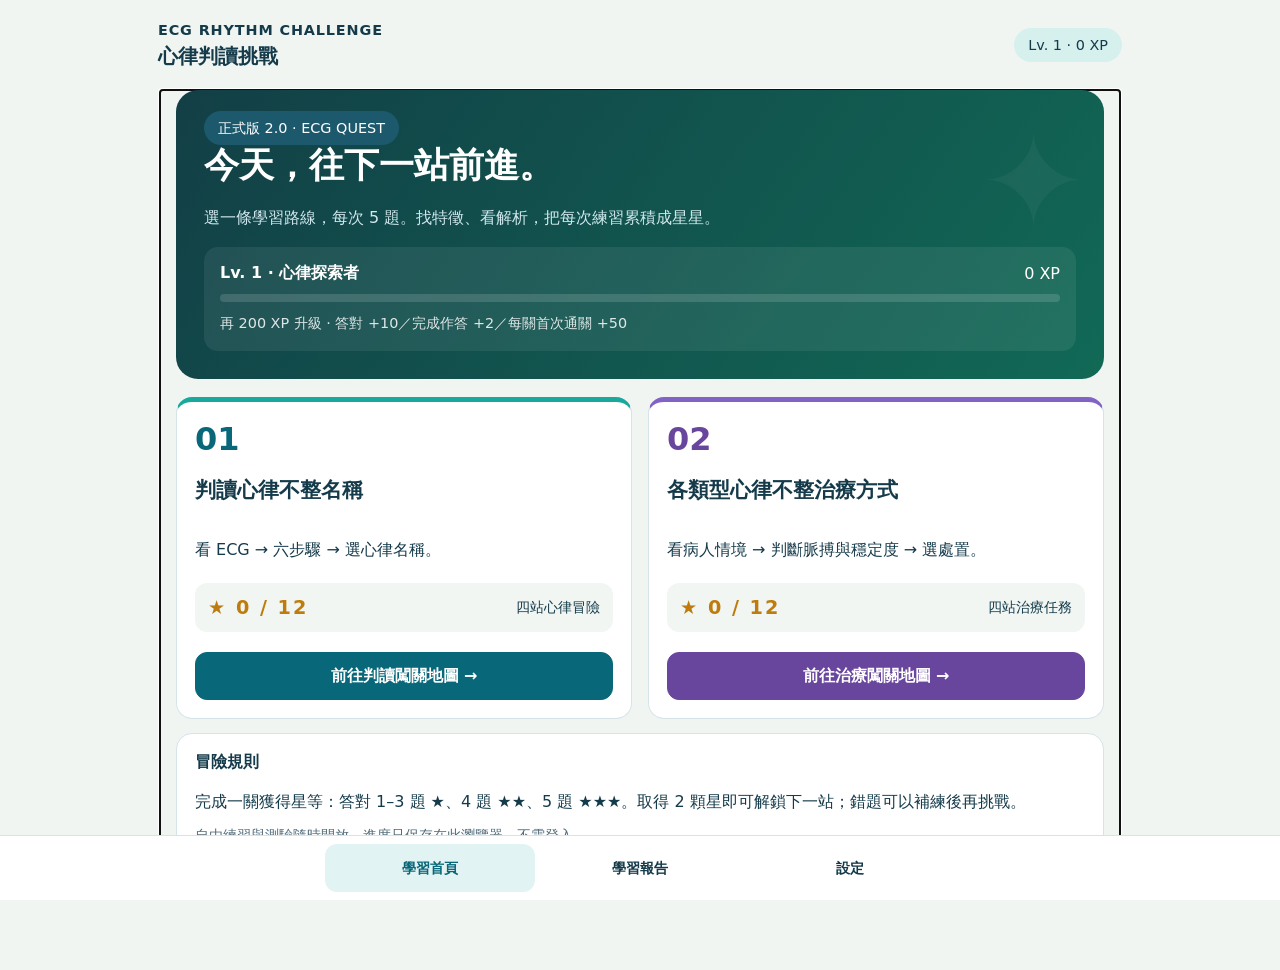
<file: index.html>
<!doctype html><html lang="zh-Hant"><head><meta charset="utf-8"><meta name="viewport" content="width=device-width,initial-scale=1,viewport-fit=cover"><meta name="theme-color" content="#093d50"><title>ECG Rhythm Challenge｜心律判讀挑戰｜正式版</title><meta name="description" content="護理科學生心律名稱判讀與治療方式練習：中文解析、病況情境、測驗與錯題重練。"><link rel="icon" href="data:image/svg+xml,%3Csvg xmlns='http://www.w3.org/2000/svg' viewBox='0 0 64 64'%3E%3Crect width='64' height='64' rx='14' fill='%230b6477'/%3E%3Cpath d='M7 34h12l5-14 8 28 7-20 4 6h14' fill='none' stroke='white' stroke-width='5'/%3E%3C/svg%3E"><link rel="stylesheet" href="style.css?v=17"></head><body><a class="skip" href="#app">跳至主要內容</a><header><div><b>ECG RHYTHM CHALLENGE</b><span>心律判讀挑戰</span></div><span class="pill" id="xp">0 XP</span></header><p id="notice" class="notice" role="status" hidden></p><main id="app" tabindex="-1"></main><nav id="nav" aria-label="主要導覽"><button data-view="home">學習首頁</button><button data-view="report">學習報告</button><button data-view="settings">設定</button></nav><dialog id="zoom"><div class="dialog-top"><b>心電圖放大檢視</b><button id="closeZoom">關閉</button></div><p>左右滑動查看完整波形。</p><div class="zoom-scroll"><img id="zoomImg" alt="放大的心電圖波形"></div></dialog><noscript>請啟用 JavaScript 以進行心律判讀練習。</noscript><script type="module" src="app.mjs?v=17"></script></body></html>
</file>
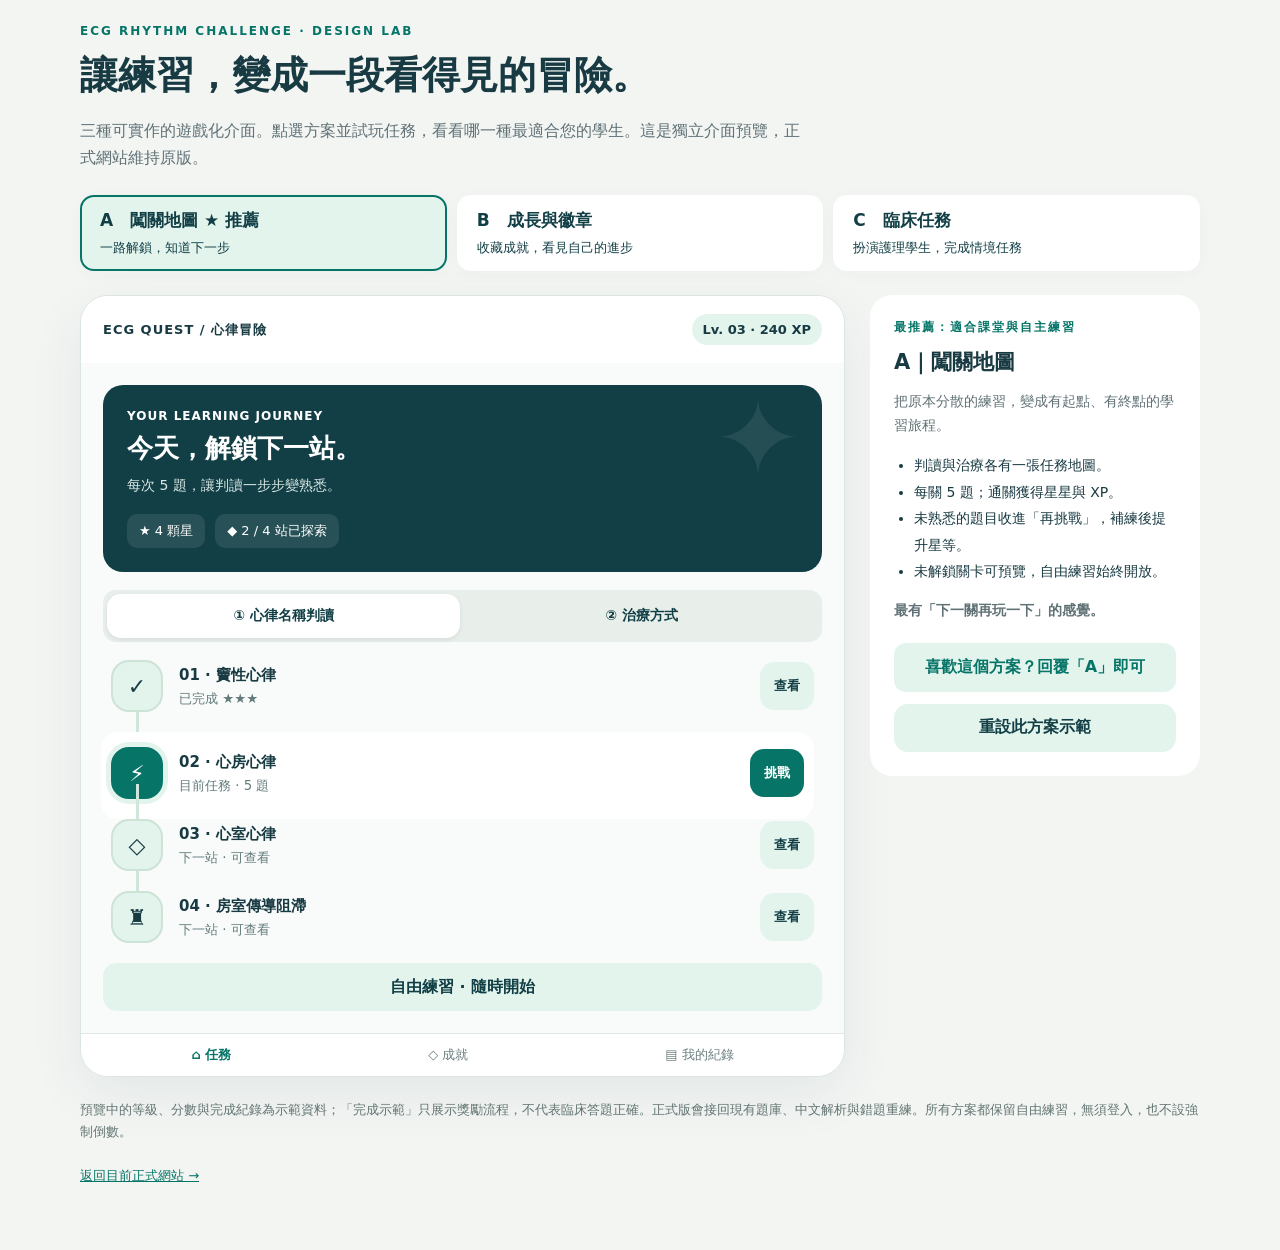
<file: game-preview/index.html>
<!doctype html>
<html lang="zh-Hant"><head><meta charset="utf-8"><meta name="viewport" content="width=device-width,initial-scale=1,viewport-fit=cover"><meta name="theme-color" content="#123f46"><title>ECG 遊戲化介面｜三種方案試玩</title><style>
:root{font-family:system-ui,-apple-system,"Noto Sans TC",sans-serif;color:#183a42;background:#f3f5f3;--accent:#067568;--soft:#e3f4ed;--dark:#123f46}*{box-sizing:border-box}body{margin:0;padding:24px 18px 50px}button{font:inherit;cursor:pointer;min-height:48px;border:0;border-radius:14px;padding:12px 18px;font-weight:750;background:var(--soft);color:var(--dark)}button:focus-visible,a:focus-visible{outline:3px solid #eb9b29;outline-offset:3px}button:disabled{opacity:.55;cursor:default}a{color:var(--accent)}.wrap{max-width:1120px;margin:auto}.eyebrow{font-size:12px;letter-spacing:2px;font-weight:800;color:var(--accent)}h1{font-size:clamp(25px,5vw,38px);margin:12px 0}p{line-height:1.7}.lead{max-width:720px;color:#607176}.tabs{display:grid;grid-template-columns:repeat(3,1fr);gap:10px;margin:24px 0}.tab{text-align:left;background:white;border:2px solid transparent;box-shadow:0 3px 18px #123f4607}.tab[aria-selected=true]{border-color:var(--accent);background:var(--soft)}.tab b{display:block;font-size:17px}.tab span{display:block;font-size:13px;font-weight:500;margin-top:7px}.layout{display:grid;grid-template-columns:minmax(0,1fr) 330px;gap:25px;align-items:start}.stage{border-radius:28px;overflow:hidden;background:#f9fbfa;border:1px solid #dbe6df;box-shadow:0 18px 55px #143f4612;min-width:0}.topbar{display:flex;align-items:center;justify-content:space-between;background:white;padding:18px 22px;gap:10px}.brand{font-size:13px;letter-spacing:1px}.level{font-size:13px;padding:8px 11px;border-radius:25px;background:var(--soft);font-weight:750}.screen{padding:22px;min-height:540px}.banner{border-radius:20px;background:var(--dark);color:white;padding:24px;position:relative;overflow:hidden}.banner:after{content:"✦";position:absolute;right:20px;top:-7px;font-size:105px;color:#ffffff14}.banner h2{font-size:26px;margin:8px 0}.banner p{margin:7px 0;color:#d9e9e5;font-size:14px;position:relative;z-index:1}.label{font-size:12px;letter-spacing:1px;font-weight:750}.stats{display:flex;gap:10px;margin-top:16px}.stats span{background:#ffffff18;padding:8px 12px;border-radius:10px;font-size:13px}.primary{background:var(--accent);color:white}.white{background:white;color:var(--dark)}.zone{display:flex;background:#e8eeea;padding:4px;border-radius:13px;gap:5px;margin:18px 0}.zone button{flex:1;padding:10px 6px;min-height:44px;font-size:14px;background:transparent}.zone button.active{background:white;box-shadow:0 2px 5px #0001}.path{position:relative;padding:0 8px}.node{display:flex;gap:16px;align-items:center;position:relative;padding-bottom:20px}.node:not(:last-child):after{content:"";position:absolute;top:52px;bottom:0;left:25px;width:3px;background:#d0e6db}.circle{width:52px;height:52px;border-radius:18px;flex-shrink:0;background:var(--soft);display:grid;place-items:center;font-size:22px;border:2px solid #cde3d6}.node.current .circle{background:var(--accent);color:white;border-color:var(--accent);box-shadow:0 0 0 5px var(--soft)}.node.current{background:white;border-radius:17px;padding:15px 10px 20px;margin-left:-10px}.node.current:after{left:35px}.node button{margin-left:auto;padding:10px 14px;font-size:13px}.node b{font-size:15px}.node small{display:block;color:#647b7c;margin-top:5px}.bottom{display:flex;justify-content:space-around;background:white;border-top:1px solid #e1e8e4;padding:12px;font-size:13px;color:#6c7f7f}.bottom b{color:var(--accent)}.side{background:white;border-radius:22px;padding:24px}.side h2{font-size:21px;margin:0 0 12px}.side p{font-size:14px;color:#607176}.side ul{padding-left:20px;font-size:14px;line-height:1.9}.side .choose{display:block;text-align:center;padding:14px;border-radius:12px;background:var(--soft);font-weight:750;color:var(--accent);margin-top:20px}.card{border-radius:17px;background:white;border:1px solid #e1e8e4;padding:18px;margin:14px 0}.row{display:flex;align-items:center;justify-content:space-between;gap:10px}.track{background:#e4ece7;height:9px;border-radius:8px;overflow:hidden;margin-top:12px}.track i{display:block;width:55%;height:100%;background:var(--accent)}.avatar{width:90px;height:90px;background:#e6f5ed;border:6px solid white;border-radius:50%;display:grid;place-items:center;font-size:42px;box-shadow:0 5px 20px #0001}.profile{display:flex;gap:20px;align-items:center}.profile h2{font-size:22px}.badges{display:grid;grid-template-columns:repeat(3,1fr);gap:10px}.badge{text-align:center;border-radius:15px;background:var(--soft);padding:15px 6px;font-size:12px;font-weight:700}.badge span{display:block;font-size:30px;margin-bottom:7px}.locked{background:#f0f2f2;color:#869696}.case{border-top:4px solid var(--accent)}.case h3{font-size:17px;margin:8px 0}.case small{color:#71817f}.case p{font-size:14px;color:#607176}.full{width:100%}.ecg{background:#fff;border:1px solid #e4c9cc;border-radius:12px;overflow:hidden;margin:18px 0}.ecg img{width:100%;height:auto;display:block}.steps{display:flex;flex-wrap:wrap;gap:7px;margin:15px 0}.steps span{font-size:12px;border-radius:8px;padding:6px 8px;background:var(--soft)}.reward{text-align:center;padding:18px 4px}.reward .icon{font-size:70px}.reward h2{font-size:27px}.reward p{color:#627572}.reward .points{font-size:36px;font-weight:850;color:var(--accent)}.actions{display:flex;gap:10px;flex-wrap:wrap}.actions button{flex:1}.demo{border-radius:12px;background:#fff2d2;color:#6c511b;padding:10px 14px;font-size:13px;margin:16px 0}.note{margin-top:22px;font-size:13px;color:#627572}.toast{position:fixed;bottom:20px;left:50%;transform:translateX(-50%);background:#153d44;color:white;padding:13px 20px;border-radius:14px;max-width:90%;z-index:5;font-size:14px}.toast[hidden]{display:none}@media(max-width:800px){.layout{grid-template-columns:1fr}.side{order:2}.stage{max-width:620px;width:100%;margin:auto}.screen{min-height:0}.tabs{gap:6px}.tab{padding:12px 8px}.tab b{font-size:14px}.tab span{font-size:12px}.side{padding:20px}body{padding:18px 12px 40px}.banner{padding:20px}.screen{padding:16px}.node button{padding:9px}.topbar{padding:16px}.brand{font-size:11px}}@media(prefers-reduced-motion:no-preference){.reward .icon{animation:pop .4s ease-out}@keyframes pop{from{transform:scale(.6)}to{transform:scale(1)}}}
</style></head><body><main class="wrap"><div class="eyebrow">ECG RHYTHM CHALLENGE · DESIGN LAB</div><h1>讓練習，變成一段看得見的冒險。</h1><p class="lead">三種可實作的遊戲化介面。點選方案並試玩任務，看看哪一種最適合您的學生。這是獨立介面預覽，正式網站維持原版。</p><div class="tabs" role="tablist" aria-label="介面方案"><button class="tab" data-tab="A" role="tab" aria-selected="true"><b>A　闖關地圖 ★ 推薦</b><span>一路解鎖，知道下一步</span></button><button class="tab" data-tab="B" role="tab" aria-selected="false"><b>B　成長與徽章</b><span>收藏成就，看見自己的進步</span></button><button class="tab" data-tab="C" role="tab" aria-selected="false"><b>C　臨床任務</b><span>扮演護理學生，完成情境任務</span></button></div><div class="layout"><section class="stage" aria-label="可操作的介面預覽"><div class="topbar"><b class="brand">ECG QUEST / 心律冒險</b><span class="level" id="level">Lv. 03 · 240 XP</span></div><div class="screen" id="screen"></div><div class="bottom"><b>⌂ 任務</b><span>◇ 成就</span><span>▤ 我的紀錄</span></div></section><aside class="side" id="description"></aside></div><p class="note">預覽中的等級、分數與完成紀錄為示範資料；「完成示範」只展示獎勵流程，不代表臨床答題正確。正式版會接回現有題庫、中文解析與錯題重練。所有方案都保留自由練習，無須登入，也不設強制倒數。</p><p class="note"><a href="../">返回目前正式網站 →</a></p></main><div id="toast" class="toast" role="status" hidden></div><script>
const descriptions={A:{title:'A｜闖關地圖',tag:'最推薦：適合課堂與自主練習',text:'把原本分散的練習，變成有起點、有終點的學習旅程。',items:['判讀與治療各有一張任務地圖。','每關 5 題；通關獲得星星與 XP。','未熟悉的題目收進「再挑戰」，補練後提升星等。','未解鎖關卡可預覽，自由練習始終開放。'],result:'最有「下一關再玩一下」的感覺。'},B:{title:'B｜成長與徽章',tag:'適合持續練習與個人進步',text:'用角色等級、熟悉度與收藏徽章，讓學生看見每次練習的累積。',items:['兩區都能累積個人 XP 與成就。','14 種心律各自顯示練習與掌握進度。','完成指定學習目標解鎖徽章。','推薦任務優先帶回較不熟悉的心律。'],result:'可自由選題，成長感最強。'},C:{title:'C｜臨床任務',tag:'適合教師帶課與判讀到處置的連結',text:'每次走進一個模擬情境，完成「辨認心律 → 判斷處置」任務。',items:['同一任務分成判讀與治療兩站。','完成一站即可保留進度，手機可分段練。','答錯先給提示與中文解析，再回到任務。','完成後獲得任務章與個人學習回顧。'],result:'情境代入感最好，內容整合最多。'}};
let mode='A',zone='rhythm',completed={A:false,B:false,C:false};const screen=document.getElementById('screen');const names=['竇性心律','心房心律','心室心律','房室傳導阻滯'];
function zoneTabs(){return `<div class="zone"><button data-zone="rhythm" class="${zone==='rhythm'?'active':''}">① 心律名稱判讀</button><button data-zone="treatment" class="${zone==='treatment'?'active':''}">② 治療方式</button></div>`}
function home(){let d=descriptions[mode];document.documentElement.style.setProperty('--accent',mode==='B'?'#7560bd':mode==='C'?'#1476a1':'#067568');document.documentElement.style.setProperty('--soft',mode==='B'?'#f0ecfa':mode==='C'?'#e4f1fa':'#e3f4ed');document.getElementById('level').textContent=completed[mode]?'Lv. 03 · 290 XP':'Lv. 03 · 240 XP';document.getElementById('description').innerHTML=`<div class="eyebrow">${d.tag}</div><h2 style="margin-top:12px">${d.title}</h2><p>${d.text}</p><ul>${d.items.map(x=>'<li>'+x+'</li>').join('')}</ul><p><b>${d.result}</b></p><div class="choose">喜歡這個方案？回覆「${mode}」即可</div><button class="full" data-reset style="margin-top:12px">重設此方案示範</button>`;
if(mode==='A')screen.innerHTML=`<div class="banner"><div class="label">YOUR LEARNING JOURNEY</div><h2>今天，解鎖下一站。</h2><p>每次 5 題，讓判讀一步步變熟悉。</p><div class="stats"><span>★ ${completed.A?'6':'4'} 顆星</span><span>◆ 2 / 4 站已探索</span></div></div>${zoneTabs()}<div class="path">${names.map((n,i)=>`<div class="node ${i===1?'current':''}"><div class="circle">${i===0?'✓':i===1?'⚡':i===2?'◇':'♜'}</div><div><b>${String(i+1).padStart(2,'0')} · ${n}</b><small>${i===0?'已完成 ★★★':i===1?(completed.A?'新獲得 ★★☆':'目前任務 · 5 題'):'下一站 · 可查看'}</small></div><button data-start="${n}" class="${i===1?'primary':''}">${i===1?'挑戰':'查看'}</button></div>`).join('')}</div><button data-free class="full">自由練習 · 隨時開始</button>`;
if(mode==='B')screen.innerHTML=`<div class="banner"><div class="profile"><div class="avatar">🌱</div><div><div class="label">MY ECG JOURNEY</div><h2>心律探索者</h2><p>Lv. 3 · 每一次練習都在成長</p></div></div><div class="track"><i style="width:${completed.B?'73':'55'}%"></i></div><p>${completed.B?'再 110':'再 160'} XP 升至 Lv. 4</p></div>${zoneTabs()}<div class="card"><div class="row"><b>今日成長任務</b><span>＋50 XP</span></div><p>用六個步驟觀察心律，完成 5 題練習。</p><button data-start="今日成長任務" class="primary full">${completed.B?'再練一組':'開始累積經驗'}</button></div><div class="row"><h3>我的徽章收藏</h3><small>示範</small></div><div class="badges"><div class="badge"><span>🔎</span>初次探索</div><div class="badge ${completed.B?'':'locked'}"><span>🌟</span>五題小達人</div><div class="badge locked"><span>🏅</span>心律全探索</div></div><div class="card"><div class="row"><b>心房心律熟悉度</b><small>示範資料</small></div><div class="track"><i style="width:${completed.B?'75':'45'}%"></i></div></div><button data-free class="full">自由練習 · 選擇想學的心律</button>`;
if(mode==='C')screen.innerHTML=`<div class="banner"><div class="label">CLINICAL MISSION</div><h2>輪到你，接下這次任務。</h2><p>先辨認心律，再完成治療方式練習。</p><div class="stats"><span>▣ 2 站任務</span><span>✦ 任務完成章</span></div></div>${zoneTabs()}<div class="card case"><small>MISSION 01 / 心律觀察任務</small><h3>從心電圖找到關鍵線索</h3><p>觀察六項特徵，判斷心律名稱。接著進入對應的治療情境題。</p><div class="steps"><span>① 判讀站</span><span>② 治療站</span></div><button data-start="心律觀察任務" class="primary full">${completed.C?'重新接受任務':'接受任務'}</button></div><div class="card row"><div><b>任務回顧</b><p style="margin-bottom:0">${completed.C?'已取得一枚任務章':'完成後查看判讀與治療的學習重點'}</p></div><span style="font-size:36px">${completed.C?'🎖':'📋'}</span></div><button data-free class="full">單區自由練習</button>`;}
function task(title){screen.innerHTML=`<div class="row"><button data-home>← 返回</button><span class="level">${mode==='C'?'第 1 站 / 2 站':'示範任務 / 5 題'}</span></div><div class="demo">這頁示範任務介面與獎勵流程；正式題目將使用現有題庫。</div><h2>${title}</h2><p>${zone==='rhythm'?'觀察心電圖，再按照六項特徵判讀。':'閱讀病況情境，再選擇合適的處置。'}</p>${zone==='rhythm'?'<div class="ecg"><img src="../assets/ecg-approved/nsr.png" alt="已確認的心電圖示範，無題目答案標示"></div><div class="steps">'+['速率','規則','P 波','QRS','PR','P 波與 QRS 關係'].map(x=>'<span>'+x+'</span>').join('')+'</div>':'<div class="card"><b>正式版將顯示完整病況情境</b><p>包含脈搏、症狀與血流動力學狀況，沿用已核實的治療題目。</p></div>'}<div class="card"><b>學習獎勵</b><p>完成練習獲得 XP；答錯可看解析、加入再挑戰。進度由實際作答累積。</p></div><button data-complete class="primary full">完成示範 → 看獎勵畫面</button>`;}
function reward(){completed[mode]=true;screen.innerHTML=`<div class="reward"><div class="icon">${mode==='A'?'⭐':mode==='B'?'🌟':'🎖'}</div><div class="eyebrow">MISSION COMPLETE · 示範</div><h2>${mode==='A'?'你又往前了一站！':mode==='B'?'新徽章，加入收藏！':'任務完成，收下你的任務章。'}</h2><div class="points">＋50 XP</div><p>${mode==='A'?'獲得 ★★☆；補練後可繼續提升星等。':mode==='B'?'解鎖「五題小達人」，看見自己的累積。':'將判讀與治療串成完整學習旅程。'}</p><div class="card"><b>下一步：回顧不熟悉的題目</b><p>正式版會根據實際答題紀錄推薦補練，並保留中文重點解析。</p></div><div class="actions"><button data-home class="primary">回到任務首頁</button><button data-retry>體驗再挑戰</button></div></div>`;document.getElementById('level').textContent='Lv. 03 · 290 XP';}
document.addEventListener('click',e=>{let b=e.target.closest('button');if(!b)return;if(b.dataset.tab){mode=b.dataset.tab;document.querySelectorAll('[data-tab]').forEach(x=>x.setAttribute('aria-selected',String(x===b)));home()}else if(b.dataset.zone){zone=b.dataset.zone;home()}else if(b.hasAttribute('data-start'))task(b.dataset.start);else if(b.hasAttribute('data-complete'))reward();else if(b.hasAttribute('data-home'))home();else if(b.hasAttribute('data-reset')){completed[mode]=false;home()}else if(b.hasAttribute('data-free'))task('自由練習');else if(b.hasAttribute('data-retry'))task('再挑戰 · 回顧與練習')});home();
</script></body></html>
</file>
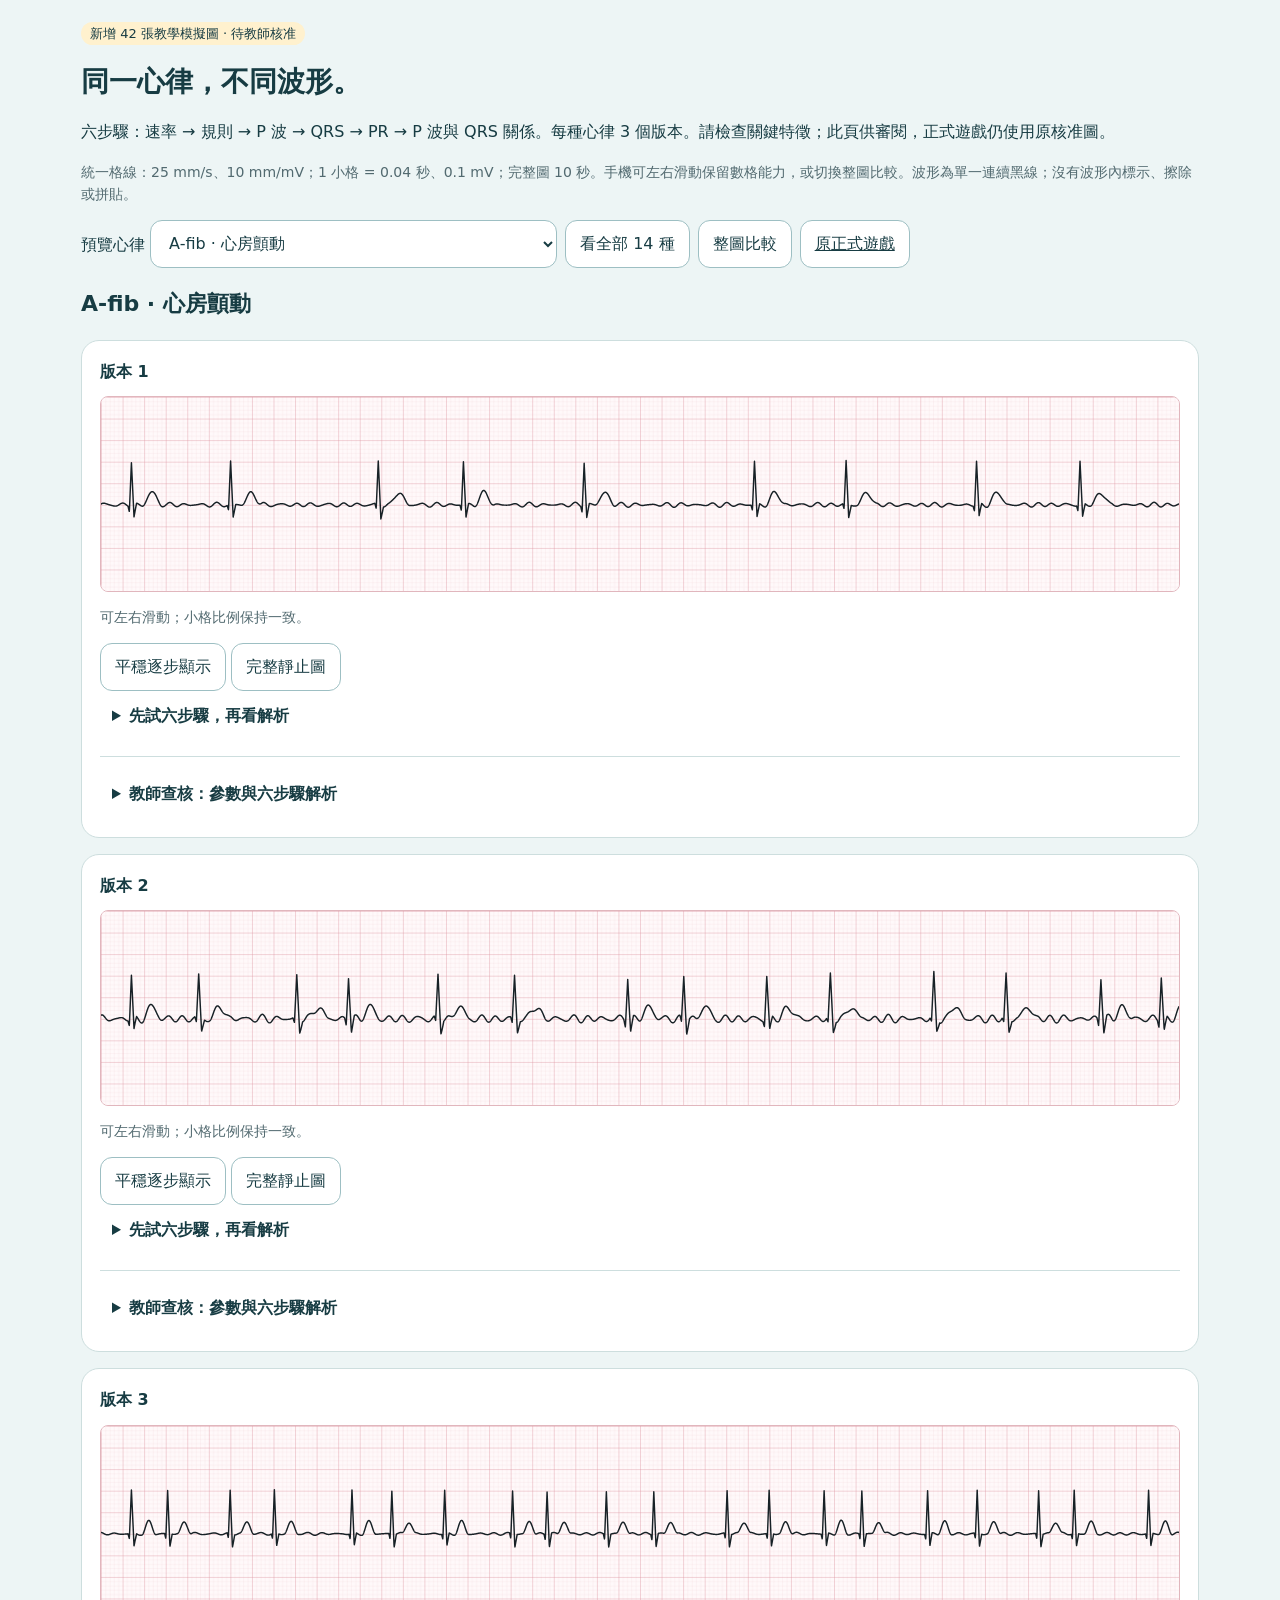
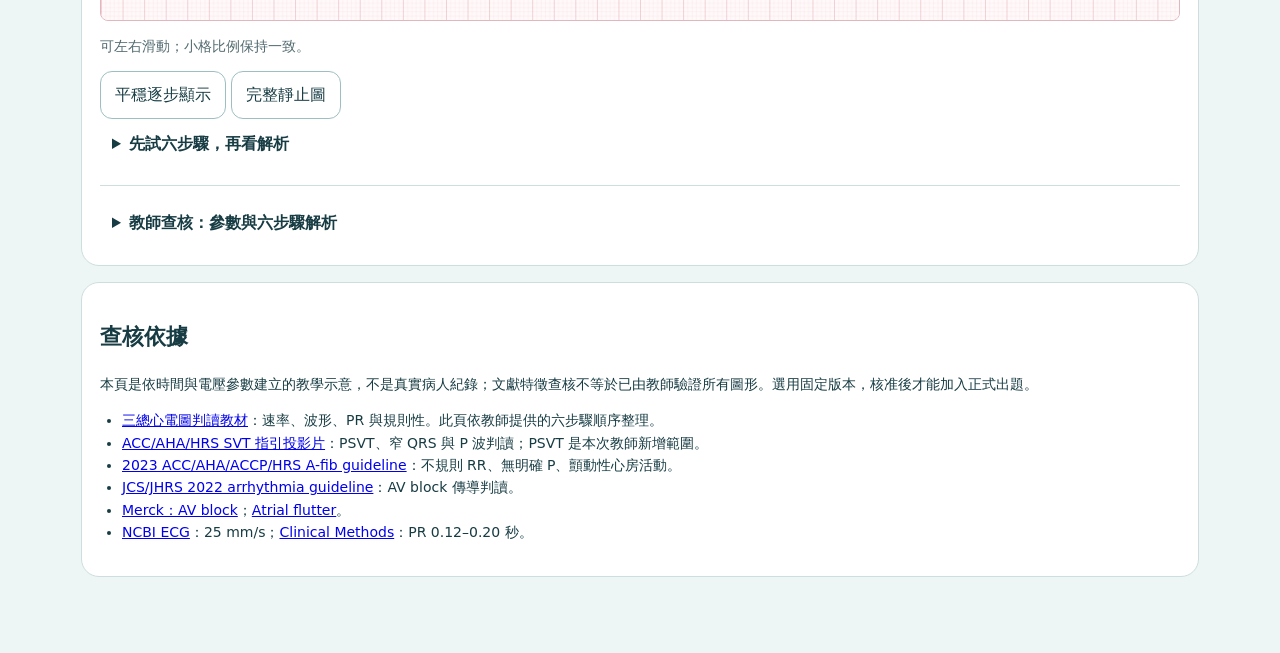
<file: teacher-review/index.html>
<!doctype html><html lang="zh-Hant"><head><meta charset="utf-8"><meta name="viewport" content="width=device-width,initial-scale=1,viewport-fit=cover"><title>ECG 新波形｜教師預覽</title><style>
*{box-sizing:border-box}body{margin:0;background:#edf5f5;color:#173c43;font:16px/1.6 system-ui,sans-serif}main{max-width:1150px;margin:auto;padding:20px 16px 60px}h1{font-size:28px;line-height:1.3}h2{font-size:22px}button,select,a.button{min-height:48px;font:inherit;border-radius:12px;border:1px solid #9dbfc3;background:white;color:#173c43;padding:10px 14px}button{cursor:pointer}button.active{background:#116a73;color:white}button:focus-visible,a:focus-visible,select:focus-visible{outline:3px solid #ed9c35;outline-offset:3px}.toolbar{display:flex;gap:8px;flex-wrap:wrap;align-items:center}.card{background:white;border:1px solid #cddede;border-radius:18px;margin:16px 0;padding:18px}.tag{font-size:13px;padding:4px 9px;border-radius:20px;background:#fff1ce}.strip{overflow-x:auto;border:1px solid #e1b6bd;border-radius:8px;background:#fff9fa;margin:12px 0}.strip svg{display:block;width:100%;min-width:1000px;height:auto}.strip.compact svg{min-width:0}.muted{color:#526a70;font-size:14px}.steps{display:grid;grid-template-columns:repeat(2,1fr);gap:12px}.step-block{margin:0;min-width:0;border:1px solid #cddede;border-radius:12px;padding:12px}.step-block legend{font-weight:700;padding:0 6px}.stepfields{display:grid;gap:10px}.steps label{display:block}.steps select{width:100%;margin-top:4px}.findings{border-top:1px solid #cddede;margin-top:16px;padding-top:12px}ul{padding-left:22px}summary{cursor:pointer;padding:12px;font-weight:600}.small{font-size:14px}.hidden{display:none}@media(max-width:600px){.steps{grid-template-columns:1fr}.card{padding:14px}h1{font-size:24px}main{padding:16px 10px 50px}}@media(prefers-reduced-motion:reduce){*{scroll-behavior:auto}}
</style></head><body><main><span class="tag">新增 42 張教學模擬圖 · 待教師核准</span><h1>同一心律，不同波形。</h1><p>六步驟：速率 → 規則 → P 波 → QRS → PR → P 波與 QRS 關係。每種心律 3 個版本。請檢查關鍵特徵；此頁供審閱，正式遊戲仍使用原核准圖。</p><p class="muted">統一格線：25 mm/s、10 mm/mV；1 小格 = 0.04 秒、0.1 mV；完整圖 10 秒。手機可左右滑動保留數格能力，或切換整圖比較。波形為單一連續黑線；沒有波形內標示、擦除或拼貼。</p><div class="toolbar"><label>預覽心律 <select id="rhythm"></select></label><button id="all">看全部 14 種</button><button id="fit">整圖比較</button><a class="button" href="../">原正式遊戲</a></div><div id="content"></div><section class="card"><h2>查核依據</h2><p class="small">本頁是依時間與電壓參數建立的教學示意，不是真實病人紀錄；文獻特徵查核不等於已由教師驗證所有圖形。選用固定版本，核准後才能加入正式出題。</p><ul class="small"><li><a href="https://wwwv.tsgh.ndmutsgh.edu.tw/files/web/192/file_up/10012/7819/B46-%E5%BF%83%E9%9B%BB%E5%9C%96%E5%88%A4%E8%AE%80.pdf">三總心電圖判讀教材</a>：速率、波形、PR 與規則性。此頁依教師提供的六步驟順序整理。</li><li><a href="https://professional.heart.org/en/science-news/-/media/028ddd505f514ea2b3a4e74bb72e3557.ashx">ACC/AHA/HRS SVT 指引投影片</a>：PSVT、窄 QRS 與 P 波判讀；PSVT 是本次教師新增範圍。</li><li><a href="https://www.ahajournals.org/doi/full/10.1161/CIR.0000000000001193">2023 ACC/AHA/ACCP/HRS A-fib guideline</a>：不規則 RR、無明確 P、顫動性心房活動。</li><li><a href="https://pmc.ncbi.nlm.nih.gov/articles/PMC11317726/">JCS/JHRS 2022 arrhythmia guideline</a>：AV block 傳導判讀。</li><li><a href="https://www.merckmanuals.com/professional/cardiovascular-disorders/specific-cardiac-arrhythmias/atrioventricular-block">Merck：AV block</a>；<a href="https://www.merckmanuals.com/professional/cardiovascular-disorders/specific-cardiac-arrhythmias/atrial-flutter">Atrial flutter</a>。</li><li><a href="https://www.ncbi.nlm.nih.gov/books/NBK549803/">NCBI ECG</a>：25 mm/s；<a href="https://www.ncbi.nlm.nih.gov/books/NBK354/">Clinical Methods</a>：PR 0.12–0.20 秒。</li></ul></section></main><script type="module" src="review.mjs?v=15"></script></body></html>
</file>
<file: style.css>
:root{font-family:system-ui,-apple-system,'Noto Sans TC',sans-serif;color:#153b4b;background:#eef6f8;font-size:16px;--teal:#086779;--muted:#506b79;--line:#d5e4e9}*{box-sizing:border-box}body{margin:0;padding-bottom:calc(90px + env(safe-area-inset-bottom))}button,select{font:inherit}button{cursor:pointer;min-height:48px;border-radius:12px;border:1px solid var(--line);padding:11px 16px;background:white;color:#153b4b;font-weight:650;touch-action:manipulation}button:disabled{cursor:default;opacity:.65}button:focus-visible,select:focus-visible{outline:3px solid #f2af39;outline-offset:3px}button.primary{background:var(--teal);color:white;border-color:var(--teal)}button.full{width:100%}header{max-width:1000px;margin:auto;padding:20px 18px;display:flex;justify-content:space-between;gap:12px;align-items:center}header b{font-size:.9rem;letter-spacing:.06em}header span:not(.pill){display:block;font-size:1.25rem;font-weight:800;margin-top:4px}.pill{border-radius:50px;background:#d6f0ee;padding:9px 14px;white-space:nowrap;font-size:.9rem}main{max-width:960px;margin:auto;padding:0 16px}h1{font-size:clamp(1.6rem,5vw,2.2rem);margin:4px 0 12px}h2{font-size:1.3rem}h3{font-size:1.05rem}p{line-height:1.65}small,.muted{color:var(--muted);font-size:.9rem}.hero{background:#093d50;color:white;border-radius:22px;padding:24px;margin-bottom:18px}.hero p{color:#d1e8ee}.hero .pill{background:#1c596c;color:#fff}.actions{display:flex;flex-wrap:wrap;gap:10px}.actions>*{flex:1;min-width:130px}.metrics{display:grid;grid-template-columns:repeat(3,1fr);gap:10px;margin:16px 0}.metric,.card{background:white;border:1px solid var(--line);border-radius:16px;padding:18px}.metric b{display:block;font-size:1.5rem;color:var(--teal)}.metric span{font-size:.85rem}.cards{display:grid;grid-template-columns:repeat(2,minmax(0,1fr));gap:12px}.mission{text-align:left;padding:20px;border-top:4px solid #18a89c;display:flex;flex-direction:column;gap:9px}.mission b{font-size:1.05rem}.mission small{font-weight:400}.mission .best{font-size:.85rem;color:#086779}.card{margin:14px 0}.gamehead{display:flex;justify-content:space-between;align-items:center;gap:10px;margin-bottom:12px}.gamehead h1{font-size:1.05rem;margin:0}.progress{height:8px;background:#d7e5e9;border-radius:9px;overflow:hidden;margin:14px 0}.progress span{display:block;height:100%;background:#15a399}.tools{display:flex;gap:8px;flex-wrap:wrap;margin:10px 0}.tools button{font-size:.9rem;padding:8px 12px;min-height:44px}.ecg{background:#fff;border:1px solid #dfb8bc;border-radius:12px;overflow:hidden;position:relative}.ecg img{display:block;width:100%;height:auto;max-height:350px;object-fit:contain}.ecg.revealing{min-height:0}.choices{display:grid;grid-template-columns:1fr 1fr;gap:10px}.choice{display:flex;align-items:center;gap:12px;text-align:left;min-height:64px}.letter{flex:0 0 30px;width:30px;height:30px;border-radius:8px;display:grid;place-items:center;background:#e7f1f4}.choice.good{border:2px solid #197851;background:#e5f6ee;opacity:1}.choice.bad{border:2px solid #bc3d4d;background:#ffedf0;opacity:1}.choice.selected{border:2px solid var(--teal);opacity:1;background:#e7f4f7}.feedback{padding:18px;border-radius:14px;background:#eaf5f8;border-left:5px solid var(--teal);margin-top:18px}.feedback.bad{border-color:#bd3d50}.feedback ul{padding-left:20px;line-height:1.75}.feedback li{margin:7px 0}.guide{display:flex;gap:7px;flex-wrap:wrap;padding:12px 0}.guide span{background:#eaf1f5;padding:6px 9px;border-radius:8px;font-size:.85rem}.next-row{position:sticky;bottom:calc(78px + env(safe-area-inset-bottom));background:#ffffffee;padding:10px 0;backdrop-filter:blur(8px);margin-top:12px}.review{border-top:1px solid var(--line);padding:16px 0}.review summary{cursor:pointer;line-height:1.6}.review img{width:100%;max-width:550px}.row{display:flex;justify-content:space-between;gap:12px;align-items:center}.row p{margin:5px 0}.stat{display:grid;grid-template-columns:1fr auto;gap:8px;padding:15px 0;border-bottom:1px solid var(--line)}.bar{grid-column:1/-1;height:8px;background:#e1edf1;border-radius:8px;overflow:hidden}.bar span{display:block;height:100%;background:#12a296}nav{position:fixed;bottom:0;left:0;right:0;background:#fff;border-top:1px solid var(--line);display:flex;justify-content:center;padding:8px 12px calc(8px + env(safe-area-inset-bottom));z-index:5}nav button{border:0;max-width:210px;flex:1;background:white;font-size:.9rem}nav button.active{background:#e2f3f3;color:var(--teal)}.notice{max-width:940px;margin:0 auto 15px;padding:12px;background:#fff3ce;border-radius:10px}.demo{padding:12px;background:#fff2cd;border-radius:12px;margin-bottom:12px}.demo select,select{min-height:48px;max-width:100%;border:1px solid var(--line);border-radius:10px;padding:10px;background:white;color:inherit}dialog{width:min(95vw,900px);max-height:90dvh;border:0;border-radius:18px;padding:18px}dialog::backdrop{background:#092a3cd9}.dialog-top{display:flex;justify-content:space-between;align-items:center;gap:10px}.zoom-scroll{overflow-x:auto}.zoom-scroll img{width:100%;min-width:748px;height:auto}.skip{position:absolute;left:12px;top:-100px;background:white;padding:12px;z-index:20}.skip:focus{top:5px}.danger{color:#b63849}.points{font-size:2.6rem;font-weight:850;color:var(--teal)}@media(max-width:540px){header{padding:16px}main{padding:0 12px}.hero{padding:20px}.cards{grid-template-columns:1fr}.choices{grid-template-columns:1fr}.choice{min-height:56px;padding:12px}.metric{padding:12px}.card{padding:16px}.guide span{font-size:.8rem}.ecg img{max-height:none}.gamehead{flex-wrap:wrap}.tools{gap:6px}}@media(prefers-reduced-motion:reduce){*{scroll-behavior:auto!important}}

.rate-helper{margin:16px 0;padding:12px;background:#f0f8f8;border:1px solid #cbdfe2;border-radius:12px}.rate-helper summary{cursor:pointer;font-weight:700}.rate-helper input{display:block;width:100%;max-width:240px;min-height:48px;margin-top:8px;border:1px solid #92b2ba;border-radius:10px;padding:10px;font:inherit;color:#153b4b;background:white}.rate-helper input:focus-visible{outline:3px solid #ed9c35;outline-offset:2px}

.learning-areas{display:grid;grid-template-columns:1fr 1fr;gap:16px}.learning-area{margin:0;display:flex;flex-direction:column;border-top:5px solid #18a89c}.learning-area button{margin-top:auto}.treatment-area{border-top-color:#8263c5}.treatment-area .primary{background:#68469d;border-color:#68469d}.area-number{color:#086779;font-size:2rem;font-weight:800}.treatment-area .area-number{color:#68469d}.treatment-hero{background:#493369}.clinical-case{padding:4px 0 12px;border-bottom:1px solid var(--line);margin-bottom:18px}.full-select{display:block;width:100%;margin:12px 0 18px}@media(max-width:600px){.learning-areas{grid-template-columns:1fr}}

/* Quest map: individual learning, no mandatory timer. */
:root{--gold:#be7c0e}body{background:#f1f5f2}header{max-width:1000px}.quest-hero{position:relative;overflow:hidden;background:linear-gradient(125deg,#123f46,#116956);padding:28px}.quest-hero:after{content:'✦';position:absolute;right:16px;top:16px;color:#ffffff0b;font-size:130px;pointer-events:none}.quest-hero>*{position:relative;z-index:1}.quest-hero .primary{background:#e5f5e8;color:#154d42;border:0}.quest-hero-stats{display:flex;flex-wrap:wrap;gap:10px;margin:20px 0}.quest-hero-stats span{background:#ffffff18;border:1px solid #ffffff22;padding:9px 13px;border-radius:12px;font-size:.9rem;font-weight:650}.quest-xp{padding:16px;border-radius:14px;background:#ffffff12;margin-top:16px}.quest-xp .progress{margin:10px 0;background:#ffffff24}.quest-xp .progress span{background:#9ddeaf}.quest-xp small{color:inherit;opacity:.85;line-height:1.6}.card .quest-xp{background:#e7f3ec}.card .quest-xp .progress{background:#c5ddd0}.card .quest-xp .progress span{background:#1b8772}.route-summary{display:flex;align-items:center;justify-content:space-between;gap:10px;background:#f1f6f3;border-radius:12px;padding:13px;margin:4px 0 20px;font-size:.9rem}.quest-stars{color:var(--gold);font-weight:850;font-size:1.2rem;letter-spacing:2px}.quest-stars small{color:#627974;font-size:.8rem;font-weight:500;letter-spacing:0;margin-left:12px}.quest-map{padding:8px 0 8px 18px;margin:8px 0 20px}.quest-node{position:relative;display:flex;align-items:center;gap:20px;padding:22px 20px 22px 0;min-height:142px}.quest-node:not(:last-child):before{content:'';position:absolute;left:27px;top:50%;height:100%;width:3px;background:#c7dace;z-index:0}.quest-marker{position:relative;z-index:1;flex:0 0 56px;height:56px;display:grid;place-items:center;border-radius:19px;background:#e4eee7;border:2px solid #c8dbcf;color:#527469;font-size:24px;font-weight:800}.quest-content{flex:1;min-width:0}.quest-kicker{font-size:.7rem;letter-spacing:1px;color:#55756b;font-weight:750}.quest-content h3{font-size:1.2rem;margin:6px 0}.quest-content p{font-size:.85rem;color:#5e7772;margin:0 0 8px;line-height:1.55}.quest-node.current{background:white;border:1px solid #c5ded3;border-radius:20px;padding-left:12px;margin-left:-12px;box-shadow:0 6px 25px #194d3a08}.quest-node.current:not(:last-child):before{left:39px}.quest-node.current .quest-marker{background:#087867;color:white;border-color:#087867;box-shadow:0 0 0 5px #e3f3e9}.quest-node.passed .quest-marker{background:#d8efde;color:#23704b;border-color:#a8cfb6}.quest-node.locked .quest-content{opacity:.7}.quest-node.locked .quest-marker{border-style:dashed}.quest-node button{flex-shrink:0;min-width:110px}.quest-rules p{margin-bottom:8px}.reward-stars{text-align:center;color:var(--gold);font-size:clamp(40px,8vw,68px);letter-spacing:8px;margin:15px 0}.reward-xp{font-weight:850;color:#187653;font-size:1.2rem}.treatment-hero{background:linear-gradient(120deg,#493369,#70509b)}.treatment-hero .primary{background:#f0e8ff;color:#54357b}.quest-preview{border-top:4px solid #d7a243}.quest-rules small{line-height:1.6;display:block}@media(max-width:540px){.quest-hero{padding:22px}.quest-map{padding-left:4px}.quest-node{gap:14px;padding-right:6px;flex-wrap:wrap}.quest-marker{flex-basis:48px;height:48px;border-radius:16px}.quest-node:not(:last-child):before{left:23px}.quest-node.current:not(:last-child):before{left:35px}.quest-node button{margin-left:62px;width:calc(100% - 62px);min-height:48px}.quest-content{flex-basis:calc(100% - 62px)}.quest-stars small{display:block;margin-left:0;margin-top:5px}.quest-content h3{font-size:1.1rem}.quest-node.current{margin-left:-8px;padding-left:8px}.quest-node.current:not(:last-child):before{left:31px}.quest-xp .row{font-size:.9rem}.quest-hero-stats{margin:16px 0}}
</file>
